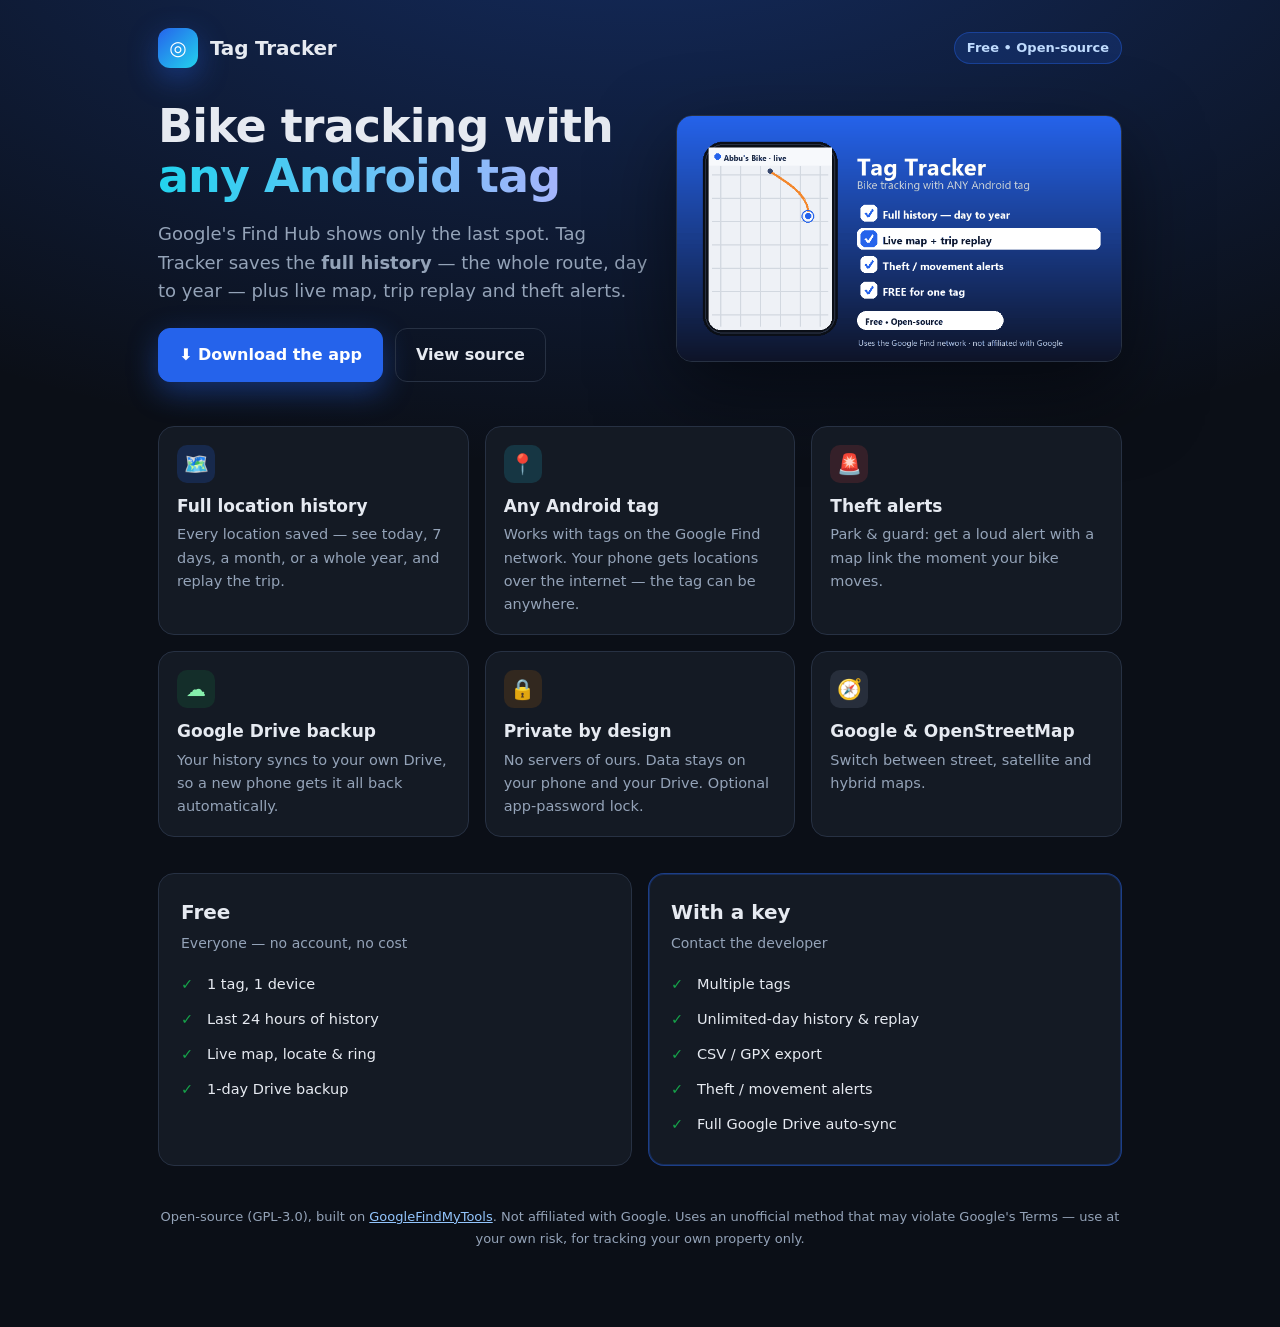
<file: promo/index.html>
<!doctype html>
<html lang="en">
<head>
<meta charset="utf-8">
<meta name="viewport" content="width=device-width, initial-scale=1">
<title>Tag Tracker — Free bike tracking with any Android tag</title>
<style>
  :root{
    --bg:#0b0f17; --card:#141a24; --line:#273143; --text:#e6eaf1; --muted:#94a3b8;
    --blue:#2563eb; --cyan:#22d3ee; --green:#16a34a; --amber:#d97706; --danger:#ef4444;
    --r:16px;
  }
  *{box-sizing:border-box}
  body{margin:0;font:16px/1.6 system-ui,-apple-system,"Segoe UI",Roboto,sans-serif;color:var(--text);
    background:radial-gradient(1200px 600px at 50% -10%,rgba(37,99,235,.35),transparent),var(--bg);
    -webkit-font-smoothing:antialiased}
  .wrap{max-width:1000px;margin:0 auto;padding:28px 18px 64px}
  header{display:flex;align-items:center;gap:12px;margin-bottom:28px}
  .logo{width:40px;height:40px;border-radius:12px;background:linear-gradient(135deg,var(--blue),var(--cyan));
    display:grid;place-items:center;box-shadow:0 10px 30px rgba(37,99,235,.4)}
  .logo b{color:#fff;font-size:20px}
  .brand{font-weight:800;font-size:20px;letter-spacing:-.01em}
  .hero{display:grid;grid-template-columns:1.1fr 1fr;gap:28px;align-items:center}
  @media(max-width:760px){.hero{grid-template-columns:1fr}}
  h1{font-size:clamp(30px,5vw,46px);line-height:1.1;letter-spacing:-.02em;margin:.1em 0 .3em}
  h1 span{background:linear-gradient(90deg,var(--cyan),#a5b4fc);-webkit-background-clip:text;background-clip:text;color:transparent}
  .sub{color:var(--muted);font-size:18px;max-width:44ch}
  .cta{display:flex;gap:12px;flex-wrap:wrap;margin-top:22px}
  .btn{display:inline-flex;align-items:center;gap:8px;padding:13px 20px;border-radius:12px;font-weight:700;
    text-decoration:none;border:1px solid var(--line)}
  .btn.primary{background:var(--blue);color:#fff;border-color:var(--blue);box-shadow:0 10px 30px rgba(37,99,235,.4)}
  .btn.ghost{color:var(--text)}
  .shot{border-radius:var(--r);border:1px solid var(--line);box-shadow:0 30px 80px rgba(0,0,0,.5);width:100%;display:block;background:#0d1420}
  .pill{display:inline-block;font-size:13px;font-weight:700;color:#bfdbfe;background:rgba(37,99,235,.18);
    border:1px solid rgba(37,99,235,.4);padding:5px 12px;border-radius:999px}
  .grid{display:grid;grid-template-columns:repeat(3,1fr);gap:16px;margin-top:44px}
  @media(max-width:760px){.grid{grid-template-columns:1fr}}
  .feat{background:var(--card);border:1px solid var(--line);border-radius:var(--r);padding:18px}
  .feat .ic{width:38px;height:38px;border-radius:10px;display:grid;place-items:center;font-size:20px;margin-bottom:10px}
  .feat h3{margin:.1em 0 .2em;font-size:17px}
  .feat p{margin:0;color:var(--muted);font-size:14.5px}
  .tiers{display:grid;grid-template-columns:1fr 1fr;gap:16px;margin-top:36px}
  @media(max-width:760px){.tiers{grid-template-columns:1fr}}
  .tier{background:var(--card);border:1px solid var(--line);border-radius:var(--r);padding:22px}
  .tier.pro{border-color:rgba(37,99,235,.5);box-shadow:0 0 0 1px rgba(37,99,235,.25) inset}
  .tier h3{margin:0 0 4px;font-size:20px}
  .tier .price{color:var(--muted);font-size:14px;margin-bottom:12px}
  .tier ul{margin:0;padding-left:0;list-style:none}
  .tier li{padding:6px 0 6px 26px;position:relative;font-size:14.5px}
  .tier li::before{content:"✓";position:absolute;left:0;color:var(--green);font-weight:800}
  .tier li.lock::before{content:"🔒";left:0}
  .foot{color:var(--muted);font-size:13px;margin-top:40px;text-align:center;line-height:1.7}
  a{color:#93c5fd}
</style>
</head>
<body>
<div class="wrap">
  <header>
    <div class="logo"><b>◎</b></div>
    <div class="brand">Tag Tracker</div>
    <span class="pill" style="margin-left:auto">Free • Open-source</span>
  </header>

  <section class="hero">
    <div>
      <h1>Bike tracking with <span>any Android tag</span></h1>
      <p class="sub">Google's Find Hub shows only the last spot. Tag Tracker saves the <b>full history</b> — the
        whole route, day to year — plus live map, trip replay and theft alerts.</p>
      <div class="cta">
        <a class="btn primary" href="https://github.com/Shekh-Muhsen/tag-tracker/releases">⬇ Download the app</a>
        <a class="btn ghost" href="https://github.com/Shekh-Muhsen/tag-tracker">View source</a>
      </div>
    </div>
    <img class="shot" src="tag-tracker-promo.gif" alt="Tag Tracker demo">
  </section>

  <div class="grid">
    <div class="feat"><div class="ic" style="background:rgba(37,99,235,.2);color:#93c5fd">🗺️</div>
      <h3>Full location history</h3><p>Every location saved — see today, 7 days, a month, or a whole year, and replay the trip.</p></div>
    <div class="feat"><div class="ic" style="background:rgba(34,211,238,.15);color:#67e8f9">📍</div>
      <h3>Any Android tag</h3><p>Works with tags on the Google Find network. Your phone gets locations over the internet — the tag can be anywhere.</p></div>
    <div class="feat"><div class="ic" style="background:rgba(239,68,68,.15);color:#fca5a5">🚨</div>
      <h3>Theft alerts</h3><p>Park &amp; guard: get a loud alert with a map link the moment your bike moves.</p></div>
    <div class="feat"><div class="ic" style="background:rgba(22,163,74,.15);color:#86efac">☁️</div>
      <h3>Google Drive backup</h3><p>Your history syncs to your own Drive, so a new phone gets it all back automatically.</p></div>
    <div class="feat"><div class="ic" style="background:rgba(217,119,6,.15);color:#fcd34d">🔒</div>
      <h3>Private by design</h3><p>No servers of ours. Data stays on your phone and your Drive. Optional app-password lock.</p></div>
    <div class="feat"><div class="ic" style="background:rgba(148,163,184,.15);color:#cbd5e1">🧭</div>
      <h3>Google &amp; OpenStreetMap</h3><p>Switch between street, satellite and hybrid maps.</p></div>
  </div>

  <div class="tiers">
    <div class="tier">
      <h3>Free</h3><div class="price">Everyone — no account, no cost</div>
      <ul><li>1 tag, 1 device</li><li>Last 24 hours of history</li><li>Live map, locate &amp; ring</li><li>1-day Drive backup</li></ul>
    </div>
    <div class="tier pro">
      <h3>With a key</h3><div class="price">Contact the developer</div>
      <ul><li>Multiple tags</li><li>Unlimited-day history &amp; replay</li><li>CSV / GPX export</li><li>Theft / movement alerts</li><li>Full Google Drive auto-sync</li></ul>
    </div>
  </div>

  <p class="foot">
    Open-source (GPL-3.0), built on <a href="https://github.com/leonboe1/GoogleFindMyTools">GoogleFindMyTools</a>.
    Not affiliated with Google. Uses an unofficial method that may violate Google's Terms — use at your own risk,
    for tracking your own property only.
  </p>
</div>
</body>
</html>
</file>
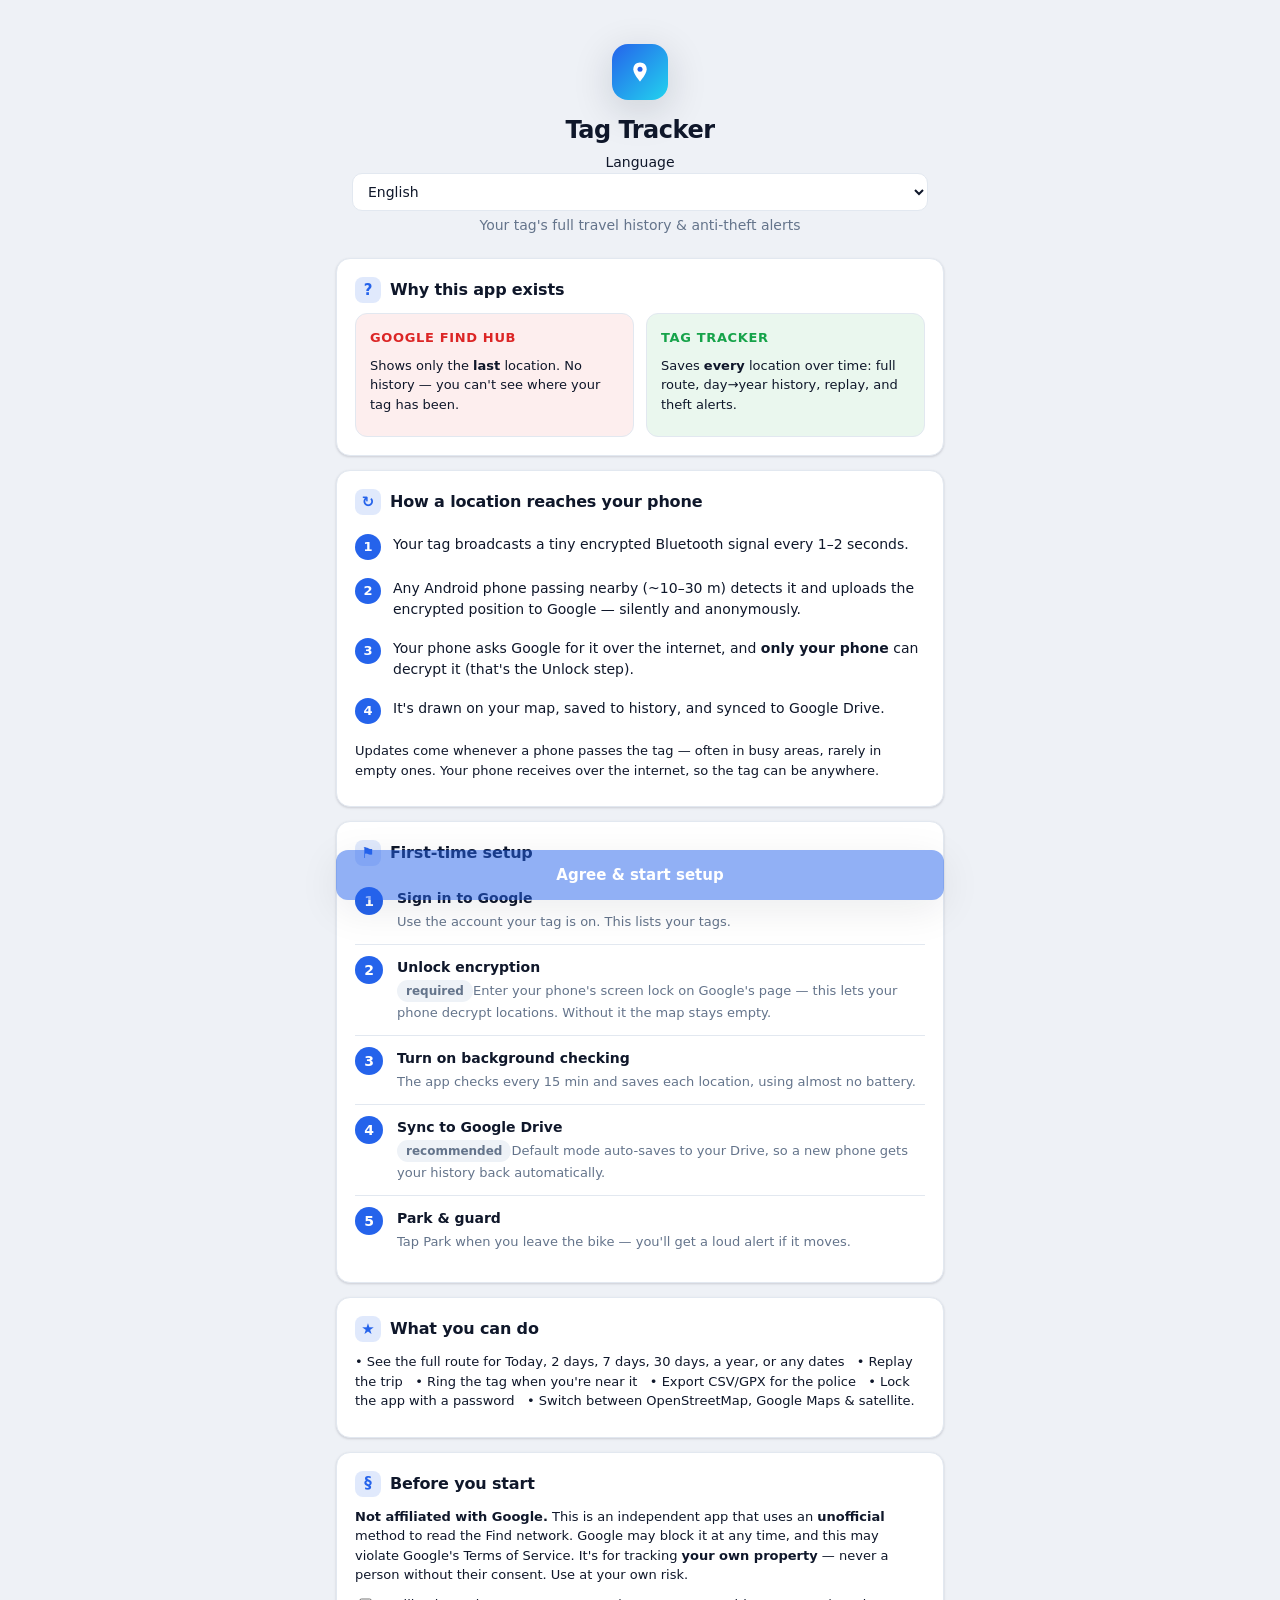
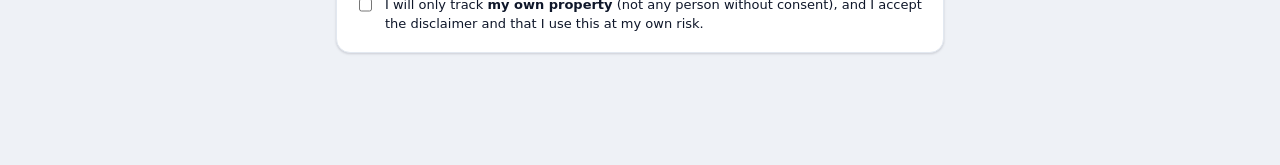
<file: web/help.html>
<!doctype html>
<html lang="en">
<head>
<meta charset="utf-8">
<meta name="viewport" content="width=device-width, initial-scale=1, viewport-fit=cover">
<title data-i18n="help_title">How Tag Tracker works</title>
<link rel="stylesheet" href="static/style.css">
<style>
  body { background: var(--bg); }
  .wrap { max-width: 640px; margin: 0 auto; padding: 20px 16px 48px; }
  .hero { text-align: center; padding: 24px 16px 8px; }
  .hero .logo { width: 56px; height: 56px; border-radius: 16px; background: linear-gradient(135deg, var(--accent), #22d3ee); margin: 0 auto 12px; display: grid; place-items: center; box-shadow: var(--shadow-lg); }
  .hero .logo svg { width: 30px; height: 30px; }
  .hero h1 { font-size: 24px; letter-spacing: -.02em; margin: 4px 0; }
  .hero p { color: var(--muted); margin: 4px 0 0; }
  .card { background: var(--surface); border: 1px solid var(--border); border-radius: var(--radius); padding: 18px; margin-top: 14px; box-shadow: var(--shadow-sm); }
  .card h2 { font-size: 16px; margin: 0 0 10px; letter-spacing: -.01em; display: flex; align-items: center; gap: 9px; }
  .card h2 .ic { width: 26px; height: 26px; border-radius: 8px; background: color-mix(in srgb, var(--accent) 14%, transparent); color: var(--accent); display: grid; place-items: center; font-size: 15px; flex: none; }
  .card p { margin: 8px 0; color: var(--text); }
  .muted2 { color: var(--muted); font-size: 13px; }
  .vs { display: grid; grid-template-columns: 1fr 1fr; gap: 12px; }
  .vs > div { border-radius: 12px; padding: 14px; border: 1px solid var(--border); }
  .vs .bad { background: color-mix(in srgb, var(--danger) 8%, transparent); }
  .vs .good { background: color-mix(in srgb, var(--success) 9%, transparent); }
  .vs h3 { margin: 0 0 6px; font-size: 13px; text-transform: uppercase; letter-spacing: .05em; }
  .vs .bad h3 { color: var(--danger); } .vs .good h3 { color: var(--success); }
  .flow { list-style: none; margin: 0; padding: 0; }
  .flow li { display: flex; gap: 12px; padding: 9px 0; align-items: flex-start; }
  .flow .n { flex: none; width: 26px; height: 26px; border-radius: 50%; background: var(--accent); color: #fff; display: grid; place-items: center; font-weight: 700; font-size: 13px; }
  .steps { counter-reset: s; list-style: none; margin: 0; padding: 0; }
  .steps li { position: relative; padding: 12px 0 12px 42px; border-bottom: 1px solid var(--border); }
  .steps li:last-child { border-bottom: none; }
  .steps li::before { counter-increment: s; content: counter(s); position: absolute; left: 0; top: 11px; width: 28px; height: 28px; border-radius: 50%; background: var(--accent); color: #fff; display: grid; place-items: center; font-weight: 700; }
  .steps b { display: block; margin-bottom: 2px; }
  .pill { display: inline-block; font-size: 12px; font-weight: 600; padding: 2px 9px; border-radius: 999px; background: var(--chip); color: var(--muted); }
  .cta { position: sticky; bottom: 0; padding: 14px 0 0; }
  .cta button { width: 100%; padding: 14px; font-size: 15px; font-weight: 700; border-radius: 12px; background: var(--accent); color: #fff; border: none; box-shadow: var(--shadow-lg); }
</style>
</head>
<body>
<div class="wrap">
  <div class="hero">
    <div class="logo"><svg viewBox="0 0 108 108"><path d="M54 20c-14 0-24 10-24 24 0 17 24 44 24 44s24-27 24-44c0-14-10-24-24-24z" fill="#fff"/><circle cx="54" cy="44" r="9" fill="#2563eb"/></svg></div>
    <h1>Tag Tracker</h1>
    <label><span data-i18n="language">Language</span> <select id="tt-language" aria-label="Language"><option value="en">English</option><option value="pt-BR">Português (Brasil)</option></select></label>
    <p data-i18n="help_subtitle">Your tag's full travel history &amp; anti-theft alerts</p>
  </div>

  <div class="card">
    <h2><span class="ic">?</span> <span data-i18n="help_why">Why this app exists</span></h2>
    <div class="vs">
      <div class="bad"><h3>Google Find Hub</h3><p class="muted2" data-i18n-html="help_hub">Shows only the <b>last</b> location. No history — you can't see where your tag has been.</p></div>
      <div class="good"><h3>Tag Tracker</h3><p class="muted2" data-i18n-html="help_tracker">Saves <b>every</b> location over time: full route, day→year history, replay, and theft alerts.</p></div>
    </div>
  </div>

  <div class="card">
    <h2><span class="ic">↻</span> <span data-i18n="help_how">How a location reaches your phone</span></h2>
    <ul class="flow">
      <li><span class="n">1</span><div data-i18n="help_step1">Your tag broadcasts a tiny encrypted Bluetooth signal every 1–2 seconds.</div></li>
      <li><span class="n">2</span><div data-i18n="help_step2">Any Android phone passing nearby (~10–30 m) detects it and uploads the encrypted position to Google — silently and anonymously.</div></li>
      <li><span class="n">3</span><div data-i18n-html="help_step3">Your phone asks Google for it over the internet, and <b>only your phone</b> can decrypt it (that's the Unlock step).</div></li>
      <li><span class="n">4</span><div data-i18n="help_step4">It's drawn on your map, saved to history, and synced to Google Drive.</div></li>
    </ul>
    <p class="muted2" data-i18n="help_frequency">Updates come whenever a phone passes the tag — often in busy areas, rarely in empty ones. Your phone receives over the internet, so the tag can be anywhere.</p>
  </div>

  <div class="card">
    <h2><span class="ic">⚑</span> <span data-i18n="help_setup">First-time setup</span></h2>
    <ol class="steps">
      <li><b data-i18n="help_signin">Sign in to Google</b><span class="muted2" data-i18n="help_signin_desc">Use the account your tag is on. This lists your tags.</span></li>
      <li><b data-i18n="help_unlock">Unlock encryption</b> <span class="pill" data-i18n="help_required">required</span><span class="muted2" data-i18n="help_unlock_desc">Enter your phone's screen lock on Google's page — this lets your phone decrypt locations. Without it the map stays empty.</span></li>
      <li><b data-i18n="help_background">Turn on background checking</b><span class="muted2" data-i18n="help_background_desc">The app checks every 15 min and saves each location, using almost no battery.</span></li>
      <li><b data-i18n="help_drive">Sync to Google Drive</b> <span class="pill" data-i18n="help_recommended">recommended</span><span class="muted2" data-i18n="help_drive_desc">Default mode auto-saves to your Drive, so a new phone gets your history back automatically.</span></li>
      <li><b data-i18n="help_guard">Park &amp; guard</b><span class="muted2" data-i18n="help_guard_desc">Tap Park when you leave the bike — you'll get a loud alert if it moves.</span></li>
    </ol>
  </div>

  <div class="card">
    <h2><span class="ic">★</span> <span data-i18n="help_features">What you can do</span></h2>
    <p class="muted2" data-i18n-html="help_features_desc">• See the full route for Today, 2 days, 7 days, 30 days, a year, or any dates &nbsp; • Replay the trip &nbsp; • Ring the tag when you're near it &nbsp; • Export CSV/GPX for the police &nbsp; • Lock the app with a password &nbsp; • Switch between OpenStreetMap, Google Maps &amp; satellite.</p>
  </div>

  <div class="card">
    <h2><span class="ic">§</span> <span data-i18n="help_before">Before you start</span></h2>
    <p class="muted2" data-i18n-html="help_disclaimer"><b>Not affiliated with Google.</b> This is an independent app that uses an <b>unofficial</b>
    method to read the Find network. Google may block it at any time, and this may violate Google's Terms of
    Service. It's for tracking <b>your own property</b> — never a person without their consent. Use at your own risk.</p>
    <label style="display:flex;gap:10px;align-items:flex-start;margin-top:10px;font-size:13px;cursor:pointer">
      <input type="checkbox" id="agree" style="width:18px;height:18px;margin-top:1px;accent-color:var(--accent)">
      <span data-i18n-html="help_agree">I will only track <b>my own property</b> (not any person without consent), and I accept the disclaimer and that I use this at my own risk.</span>
    </label>
  </div>

  <div class="cta"><button id="start" disabled style="opacity:.5" data-i18n="help_start">Agree &amp; start setup</button></div>
</div>
<script src="static/i18n.js"></script>
<script>
  var cb = document.getElementById('agree'), b = document.getElementById('start');
  cb.addEventListener('change', function(){ b.disabled = !cb.checked; b.style.opacity = cb.checked ? '1' : '.5'; });
  b.addEventListener('click', function(){
    try { localStorage.setItem('tt_consent', '1'); } catch(e){}
    if (window.TagTrackerApp && TagTrackerApp.doneHelp) TagTrackerApp.doneHelp(); else window.close();
  });
</script>
</body>
</html>
</file>
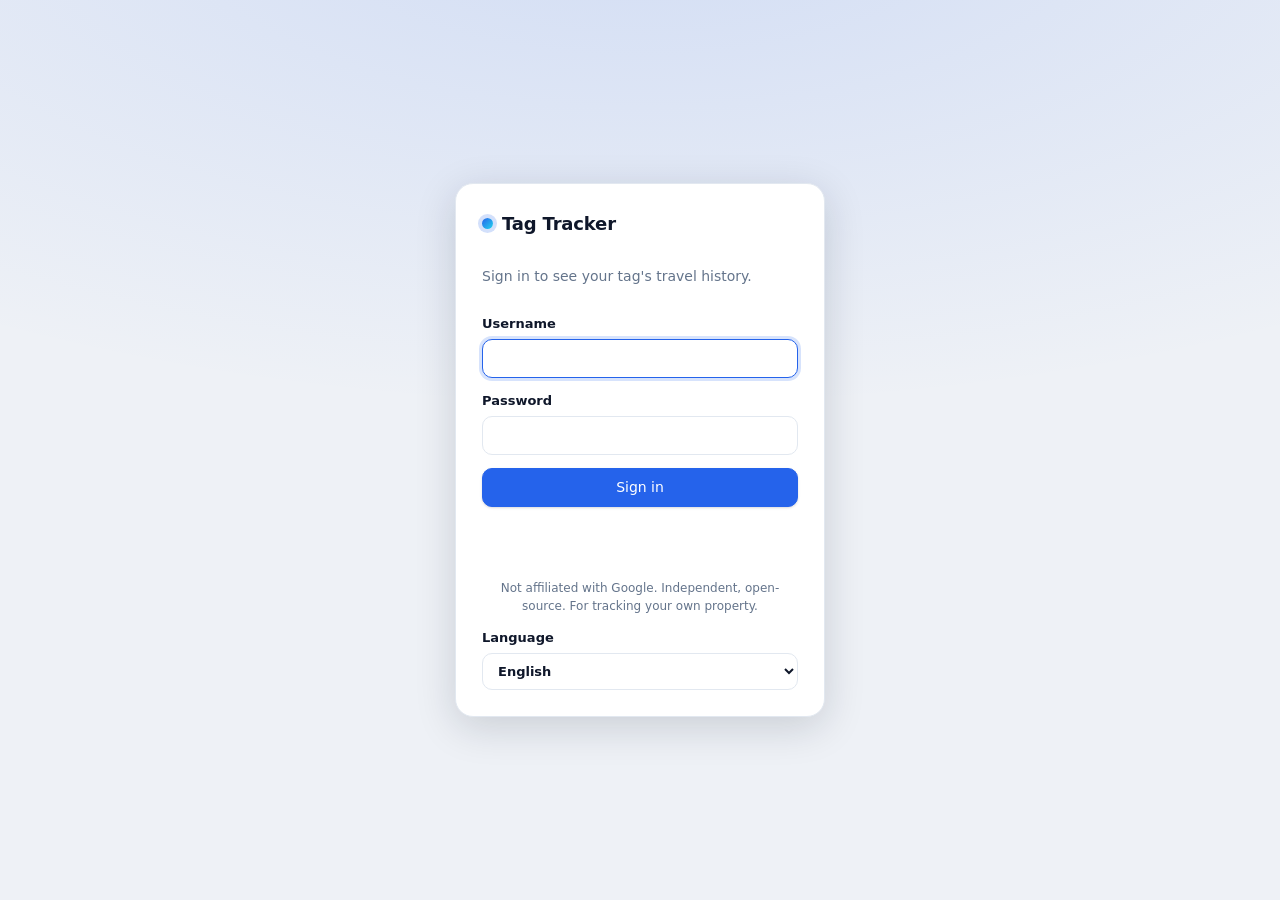
<file: web/login.html>
<!doctype html>
<html lang="en">
<head>
<meta charset="utf-8">
<meta name="viewport" content="width=device-width, initial-scale=1">
<title>Tag Tracker – Sign in</title>
<link rel="stylesheet" href="static/style.css">
<link rel="manifest" href="static/manifest.webmanifest">
<meta name="theme-color" content="#2563eb">
</head>
<body class="login-body">
<form class="login-card" id="f">
  <div class="brand"><span class="dot"></span> Tag Tracker</div>
  <p class="muted" data-i18n="login_sub">Sign in to see your tag's travel history.</p>
  <label><span data-i18n="username">Username</span><input name="username" autocomplete="username" required autofocus></label>
  <label><span data-i18n="password">Password</span><input name="password" type="password" autocomplete="current-password" required></label>
  <button type="submit" class="primary" data-i18n="login">Sign in</button>
  <p class="error" id="err"></p>
  <button type="button" class="link" id="server" data-i18n="server" hidden onclick="TagTrackerApp.changeServer()">Change server</button>
  <p class="muted small" data-i18n="disclaimer" style="text-align:center;margin:4px 0 0">Not affiliated with Google. Independent, open-source. For tracking your own property.</p>
  <label><span data-i18n="language">Language</span><select id="tt-language" aria-label="Language"><option value="en">English</option><option value="pt-BR">Português (Brasil)</option></select></label>
</form>
<script src="static/i18n.js"></script>
<script>
if (window.TagTrackerApp) document.getElementById('server').hidden = false;
document.getElementById('f').addEventListener('submit', async (e) => {
  e.preventDefault();
  const fd = new FormData(e.target), err = document.getElementById('err');
  err.textContent = '';
  const r = await fetch('/api/login', {
    method: 'POST', headers: {'Content-Type': 'application/json'},
    body: JSON.stringify({username: fd.get('username'), password: fd.get('password')})
  });
  if (r.ok) location.href = '/';
  else err.textContent = (await r.json().catch(() => ({}))).detail || window.TT_I18N.t('login_failed');
});
</script>
</body>
</html>
</file>
<file: web/static/style.css>
:root {
  --bg: #eef1f6; --surface: #ffffff; --surface-2: #f7f9fc; --text: #0f172a; --muted: #64748b;
  --border: #e2e8f0; --accent: #2563eb; --accent-600: #1d4ed8; --accent-text: #fff;
  --chip: #eef2f7; --danger: #dc2626; --success: #16a34a; --warn: #d97706;
  --shadow-sm: 0 1px 2px rgba(15,23,42,.06), 0 1px 3px rgba(15,23,42,.1);
  --shadow-lg: 0 10px 40px rgba(15,23,42,.16);
  --radius: 14px;
  color-scheme: light;
}
@media (prefers-color-scheme: dark) {
  :root {
    --bg: #0b0f17; --surface: #141a24; --surface-2: #1b222e; --text: #e6eaf1; --muted: #94a3b8;
    --border: #273143; --accent: #3b82f6; --accent-600: #2563eb; --chip: #1e2735; --danger: #f87171;
    --success: #34d399; --warn: #fbbf24;
    --shadow-sm: 0 1px 2px rgba(0,0,0,.4); --shadow-lg: 0 12px 44px rgba(0,0,0,.55);
    color-scheme: dark;
  }
  /* Tint OSM streets to a dark theme, but NEVER invert satellite/Google imagery. */
  body:not(.imagery) .leaflet-tile-pane { filter: invert(1) hue-rotate(180deg) brightness(.92) contrast(.92); }
}
* { box-sizing: border-box; }
html, body { margin: 0; height: 100%; }
body { background: var(--bg); color: var(--text); font: 14px/1.5 system-ui, -apple-system, "Segoe UI", Roboto, "Helvetica Neue", sans-serif; -webkit-font-smoothing: antialiased; }
button, input, select { font: inherit; color: inherit; }
button { background: var(--surface-2); border: 1px solid var(--border); border-radius: 10px; padding: 8px 13px; cursor: pointer; font-weight: 500; transition: background .12s, border-color .12s, transform .04s; }
button:hover { border-color: var(--accent); background: var(--surface); }
button:active { transform: translateY(1px); }
button.primary { background: var(--accent); color: var(--accent-text); border-color: var(--accent); box-shadow: var(--shadow-sm); }
button.primary:hover { background: var(--accent-600); border-color: var(--accent-600); }
button.icon { padding: 5px 10px; min-width: 36px; border: none; background: transparent; }
button.icon:hover { background: var(--chip); }
button.link { background: none; border: none; color: var(--muted); padding: 6px 2px; font-weight: 500; }
button.link:hover { color: var(--accent); background: none; }
input, select { background: var(--surface); border: 1px solid var(--border); border-radius: 10px; padding: 9px 11px; width: 100%; outline: none; }
input:focus, select:focus { border-color: var(--accent); box-shadow: 0 0 0 3px color-mix(in srgb, var(--accent) 18%, transparent); }
.muted { color: var(--muted); }
.small { font-size: 12px; }
.error { color: var(--danger); min-height: 1.2em; font-size: 13px; }
[hidden] { display: none !important; }

.brand { font-weight: 700; font-size: 16px; letter-spacing: -.01em; display: flex; align-items: center; gap: 9px; }
.dot { width: 11px; height: 11px; border-radius: 50%; background: linear-gradient(135deg, var(--accent), #22d3ee); box-shadow: 0 0 0 4px color-mix(in srgb, var(--accent) 20%, transparent); }

/* login */
.login-body { display: grid; place-items: center; padding: 16px; background:
  radial-gradient(1200px 500px at 50% -10%, color-mix(in srgb, var(--accent) 14%, transparent), transparent), var(--bg); }
.login-card { width: 100%; max-width: 370px; background: var(--surface); border: 1px solid var(--border); border-radius: 18px; padding: 26px; box-shadow: var(--shadow-lg); display: grid; gap: 13px; }
.login-card label { display: grid; gap: 5px; font-weight: 600; font-size: 13px; }
.login-card .brand { font-size: 18px; margin-bottom: 2px; }

/* map + panel */
#map { position: fixed; inset: 0; background: var(--surface-2); }
#panel {
  position: fixed; top: 14px; left: 14px; width: 348px; max-height: calc(100% - 28px); overflow: auto;
  background: var(--surface); border: 1px solid var(--border); border-radius: var(--radius); box-shadow: var(--shadow-lg);
  z-index: 1000; scrollbar-width: thin;
}
.panel-head { display: flex; gap: 8px; align-items: center; padding: 13px 15px; border-bottom: 1px solid var(--border); position: sticky; top: 0; background: color-mix(in srgb, var(--surface) 88%, transparent); backdrop-filter: blur(8px); z-index: 2; }
.panel-head .brand { margin-right: auto; }
.panel-body { padding: 14px 15px 16px; display: grid; gap: 14px; }
#panel.collapsed .panel-body { display: none; }
#panel.collapsed #toggle { transform: rotate(180deg); }

.field { display: grid; gap: 7px; font-weight: 600; font-size: 11px; text-transform: uppercase; letter-spacing: .06em; color: var(--muted); }
.field select { text-transform: none; letter-spacing: 0; font-weight: 500; color: var(--text); font-size: 14px; }

.chips { display: flex; flex-wrap: wrap; gap: 6px; background: var(--surface-2); padding: 5px; border-radius: 12px; border: 1px solid var(--border); }
.chips button { padding: 6px 11px; font-size: 13px; text-transform: none; letter-spacing: 0; font-weight: 500; color: var(--muted); border: 1px solid transparent; background: transparent; border-radius: 8px; }
.chips button:hover { color: var(--text); background: var(--surface); }
.chips button.on { background: var(--surface); color: var(--accent); border-color: var(--border); box-shadow: var(--shadow-sm); font-weight: 600; }
.chips button.locked { opacity: .5; }
.chips button.locked::after { content: " 🔒"; font-size: 10px; }
.sync-badge.off#pro { color: var(--warn); background: color-mix(in srgb, var(--warn) 15%, transparent); cursor: pointer; }

.custom { display: grid; grid-template-columns: 1fr 1fr; gap: 8px; align-items: end; }
.custom label { display: grid; gap: 3px; font-size: 12px; color: var(--muted); }
.custom button { grid-column: span 2; }

.latest { background: var(--surface-2); border: 1px solid var(--border); border-radius: 12px; padding: 11px 13px; font-size: 13px; }
.latest b { font-size: 14px; }
.dirlink { display: inline-block; margin-top: 7px; color: var(--accent); font-weight: 600; text-decoration: none; padding: 5px 10px; border: 1px solid color-mix(in srgb, var(--accent) 40%, transparent); border-radius: 8px; }
.dirlink:hover { background: color-mix(in srgb, var(--accent) 12%, transparent); }

.park { width: 100%; font-weight: 700; font-size: 15px; padding: 13px; border-radius: 12px; letter-spacing: -.01em; }
.park.riding { background: color-mix(in srgb, var(--success) 14%, var(--surface)); color: var(--success); border-color: color-mix(in srgb, var(--success) 45%, transparent); }
.park.armed { background: var(--danger); color: #fff; border-color: var(--danger); box-shadow: 0 6px 18px color-mix(in srgb, var(--danger) 35%, transparent); }
.park.armed:hover { background: #b91c1c; border-color: #b91c1c; }

.stats { display: grid; grid-template-columns: repeat(3, minmax(0, 1fr)); gap: 9px; }
.stat { background: var(--surface-2); border: 1px solid var(--border); border-radius: 12px; padding: 10px 11px; min-width: 0; }
.stat .v { font-weight: 700; font-size: 16px; letter-spacing: -.02em; white-space: nowrap; overflow: hidden; text-overflow: ellipsis; font-variant-numeric: tabular-nums; }
.stat .k { font-size: 11px; color: var(--muted); margin-top: 1px; }

.playback { display: flex; gap: 10px; align-items: center; }
.playback input { padding: 0; accent-color: var(--accent); }
.check { display: flex; gap: 9px; align-items: center; font-size: 13px; }
.check input { width: auto; accent-color: var(--accent); }

/* Lightweight visual grouping for optional map layers. */
.map-filters {
  min-width: 0; border: 1px solid var(--border); border-radius: 12px;
  background: var(--surface-2); padding: 10px 12px 12px;
  display: grid; gap: 10px;
}
.map-filters legend { padding: 0 6px; font-size: 11px; font-weight: 700; color: var(--muted); }
.map-filters .check { cursor: pointer; line-height: 1.35; }
.row { display: flex; gap: 8px; flex-wrap: wrap; }
.row > button { flex: 1; min-width: 84px; }
.row.foot { justify-content: space-between; border-top: 1px solid var(--border); padding-top: 10px; margin-top: 2px; }

.sync-badge { font-size: 11px; font-weight: 600; padding: 4px 10px; border-radius: 999px; white-space: nowrap; display: inline-flex; align-items: center; gap: 6px; border: 1px solid transparent; }
.sync-badge::before { content: ""; width: 7px; height: 7px; border-radius: 50%; background: currentColor; }
.sync-badge.ok { color: var(--success); background: color-mix(in srgb, var(--success) 13%, transparent); }
.sync-badge.busy { color: var(--warn); background: color-mix(in srgb, var(--warn) 13%, transparent); }
.sync-badge.err { color: var(--danger); background: color-mix(in srgb, var(--danger) 13%, transparent); }
.sync-badge.off { color: var(--muted); background: var(--chip); }
.sync-badge.busy::before { animation: pulse 1s infinite; }
@keyframes pulse { 50% { opacity: .3; } }

.popup b { display: block; margin-bottom: 2px; }
.leaflet-control-layers, .leaflet-bar { border-radius: 10px !important; box-shadow: var(--shadow-sm) !important; border: 1px solid var(--border) !important; }
.leaflet-control-layers { background: var(--surface) !important; color: var(--text); }
.leaflet-bar a { background: var(--surface) !important; color: var(--text) !important; border-color: var(--border) !important; }
.recenter-btn { width: 36px; height: 36px; cursor: pointer; background: var(--surface); border: 1px solid var(--border) !important; border-radius: 10px !important; font-size: 18px; color: var(--accent); box-shadow: var(--shadow-sm); display: block; }
.recenter-btn:hover { background: var(--chip); }

@media (max-width: 640px) {
  #panel { top: auto; bottom: 0; left: 0; right: 0; width: auto; max-height: 62%; border-radius: 18px 18px 0 0; padding-bottom: env(safe-area-inset-bottom); }
  #panel.collapsed { max-height: none; }
  .panel-head { border-radius: 18px 18px 0 0; }
  .leaflet-bottom { bottom: 0; }
}
</file>
